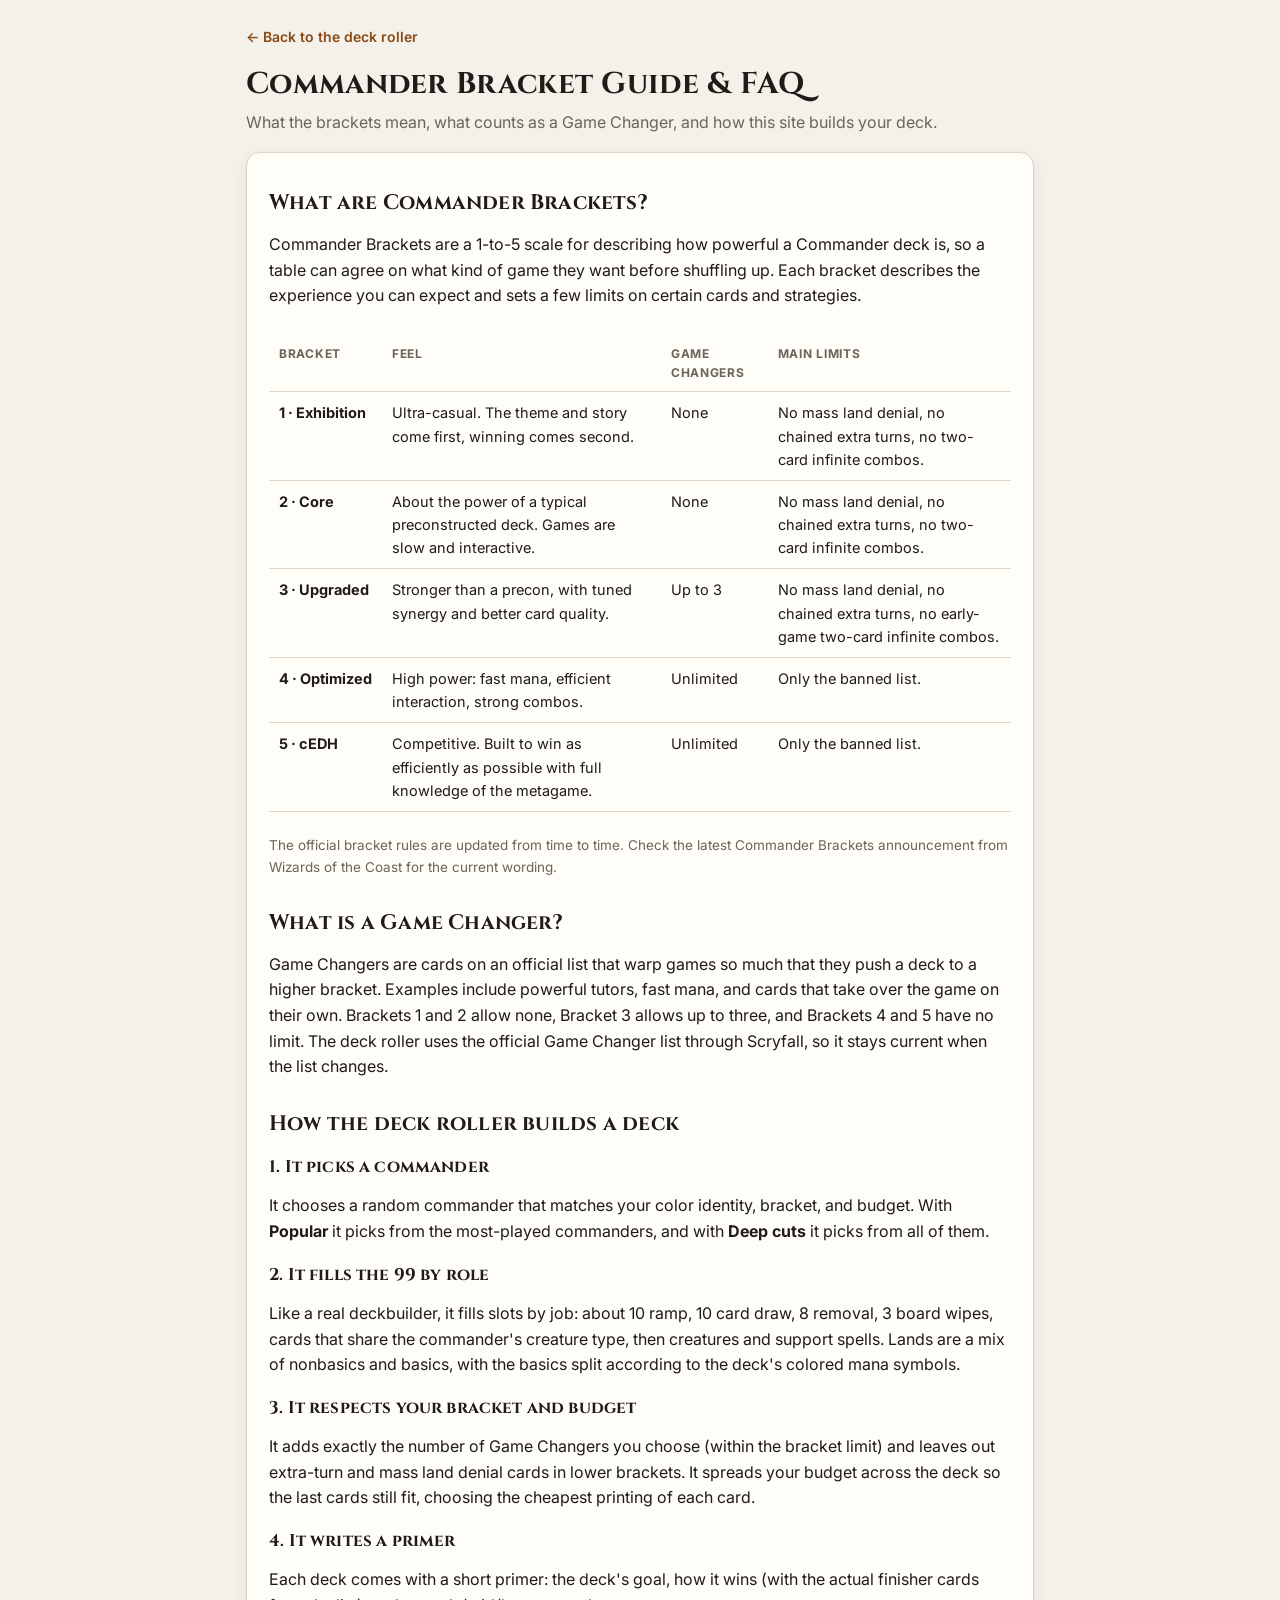
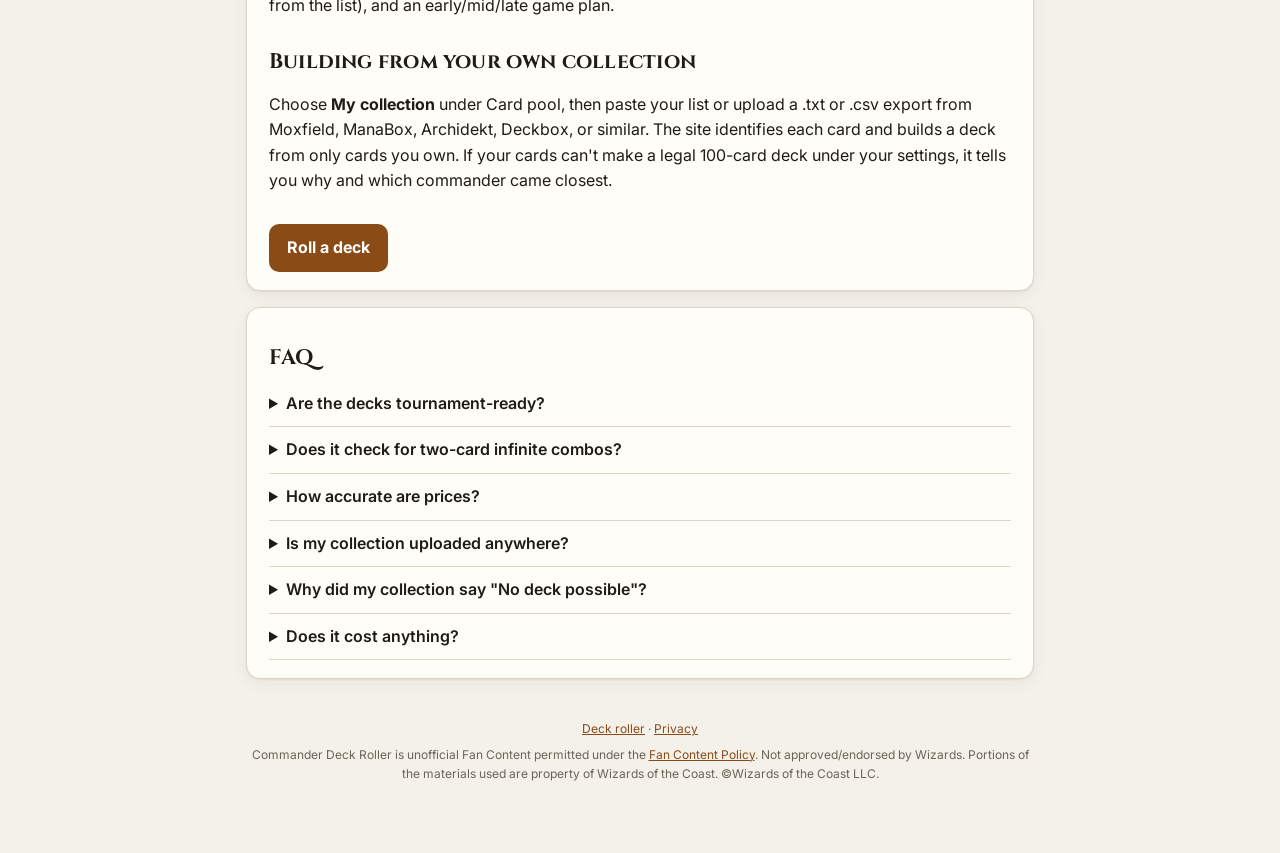
<file: guide.html>
<!doctype html>
<html lang="en">
<head>
<meta charset="utf-8">
<meta name="viewport" content="width=device-width, initial-scale=1">
<title>Commander Bracket Guide &amp; FAQ | Commander Deck Roller</title>
<meta name="description" content="A plain-English guide to the Commander Brackets (1-5), Game Changers, budget deck building, and how the Commander Deck Roller builds random EDH decks.">
<link rel="preconnect" href="https://fonts.googleapis.com">
<link href="https://fonts.googleapis.com/css2?family=Cinzel:wght@600;700&family=Inter:wght@400;500;600;700&display=swap" rel="stylesheet">
<link rel="stylesheet" href="pages.css">
</head>
<body>
<div class="wrap">
  <a class="back" href="index.html">← Back to the deck roller</a>
  <h1>Commander Bracket Guide &amp; FAQ</h1>
  <p class="lede">What the brackets mean, what counts as a Game Changer, and how this site builds your deck.</p>

  <div class="card">
    <h2>What are Commander Brackets?</h2>
    <p>Commander Brackets are a 1-to-5 scale for describing how powerful a Commander deck is, so a table can agree on what kind of game they want before shuffling up. Each bracket describes the experience you can expect and sets a few limits on certain cards and strategies.</p>
    <div class="tablewrap">
    <table>
      <thead><tr><th>Bracket</th><th>Feel</th><th>Game Changers</th><th>Main limits</th></tr></thead>
      <tbody>
        <tr><td>1 · Exhibition</td><td>Ultra-casual. The theme and story come first, winning comes second.</td><td>None</td><td>No mass land denial, no chained extra turns, no two-card infinite combos.</td></tr>
        <tr><td>2 · Core</td><td>About the power of a typical preconstructed deck. Games are slow and interactive.</td><td>None</td><td>No mass land denial, no chained extra turns, no two-card infinite combos.</td></tr>
        <tr><td>3 · Upgraded</td><td>Stronger than a precon, with tuned synergy and better card quality.</td><td>Up to 3</td><td>No mass land denial, no chained extra turns, no early-game two-card infinite combos.</td></tr>
        <tr><td>4 · Optimized</td><td>High power: fast mana, efficient interaction, strong combos.</td><td>Unlimited</td><td>Only the banned list.</td></tr>
        <tr><td>5 · cEDH</td><td>Competitive. Built to win as efficiently as possible with full knowledge of the metagame.</td><td>Unlimited</td><td>Only the banned list.</td></tr>
      </tbody>
    </table>
    </div>
    <p style="font-size:13.5px;color:var(--muted)">The official bracket rules are updated from time to time. Check the latest Commander Brackets announcement from Wizards of the Coast for the current wording.</p>

    <h2>What is a Game Changer?</h2>
    <p>Game Changers are cards on an official list that warp games so much that they push a deck to a higher bracket. Examples include powerful tutors, fast mana, and cards that take over the game on their own. Brackets 1 and 2 allow none, Bracket 3 allows up to three, and Brackets 4 and 5 have no limit. The deck roller uses the official Game Changer list through Scryfall, so it stays current when the list changes.</p>

    <h2>How the deck roller builds a deck</h2>
    <h3>1. It picks a commander</h3>
    <p>It chooses a random commander that matches your color identity, bracket, and budget. With <b>Popular</b> it picks from the most-played commanders, and with <b>Deep cuts</b> it picks from all of them.</p>
    <h3>2. It fills the 99 by role</h3>
    <p>Like a real deckbuilder, it fills slots by job: about 10 ramp, 10 card draw, 8 removal, 3 board wipes, cards that share the commander's creature type, then creatures and support spells. Lands are a mix of nonbasics and basics, with the basics split according to the deck's colored mana symbols.</p>
    <h3>3. It respects your bracket and budget</h3>
    <p>It adds exactly the number of Game Changers you choose (within the bracket limit) and leaves out extra-turn and mass land denial cards in lower brackets. It spreads your budget across the deck so the last cards still fit, choosing the cheapest printing of each card.</p>
    <h3>4. It writes a primer</h3>
    <p>Each deck comes with a short primer: the deck's goal, how it wins (with the actual finisher cards from the list), and an early/mid/late game plan.</p>

    <h2>Building from your own collection</h2>
    <p>Choose <b>My collection</b> under Card pool, then paste your list or upload a .txt or .csv export from Moxfield, ManaBox, Archidekt, Deckbox, or similar. The site identifies each card and builds a deck from only cards you own. If your cards can't make a legal 100-card deck under your settings, it tells you why and which commander came closest.</p>
    <a class="cta" href="index.html">Roll a deck</a>
  </div>

  <div class="card">
    <h2>FAQ</h2>
    <details><summary>Are the decks tournament-ready?</summary>
      <p>No. They're a random, playable starting point that follows deckbuilding fundamentals. Treat them as a fun challenge or a base to tune. Bracket 5 decks especially will need hand-tuning to be truly competitive.</p></details>
    <details><summary>Does it check for two-card infinite combos?</summary>
      <p>Not yet. There's no reliable public data source for every combo, so if you're playing Bracket 1–3, take a quick look before sitting down.</p></details>
    <details><summary>How accurate are prices?</summary>
      <p>Prices come from Scryfall, which uses TCGplayer market prices and updates them daily. They're estimates; actual store prices vary.</p></details>
    <details><summary>Is my collection uploaded anywhere?</summary>
      <p>Your list stays in your browser. Only the card names are sent to Scryfall so it can identify them. See the <a href="privacy.html">privacy policy</a>.</p></details>
    <details><summary>Why did my collection say "No deck possible"?</summary>
      <p>A deck needs a commander plus about 60 spells in that commander's colors (with the default 36 lands). The message names the closest commander and how many cards you're missing. Try loosening your colors, raising the bracket, lowering the land count, or checking "I have basic lands."</p></details>
    <details><summary>Does it cost anything?</summary>
      <p>No. The site is free and supported by ads and affiliate links.</p></details>
  </div>

  <footer>
    <p><a href="index.html">Deck roller</a> · <a href="privacy.html">Privacy</a></p>
    <p>Commander Deck Roller is unofficial Fan Content permitted under the <a href="https://company.wizards.com/en/legal/fancontentpolicy" target="_blank" rel="noopener">Fan Content Policy</a>. Not approved/endorsed by Wizards. Portions of the materials used are property of Wizards of the Coast. ©Wizards of the Coast LLC.</p>
  </footer>
</div>
</body>
</html>
</file>
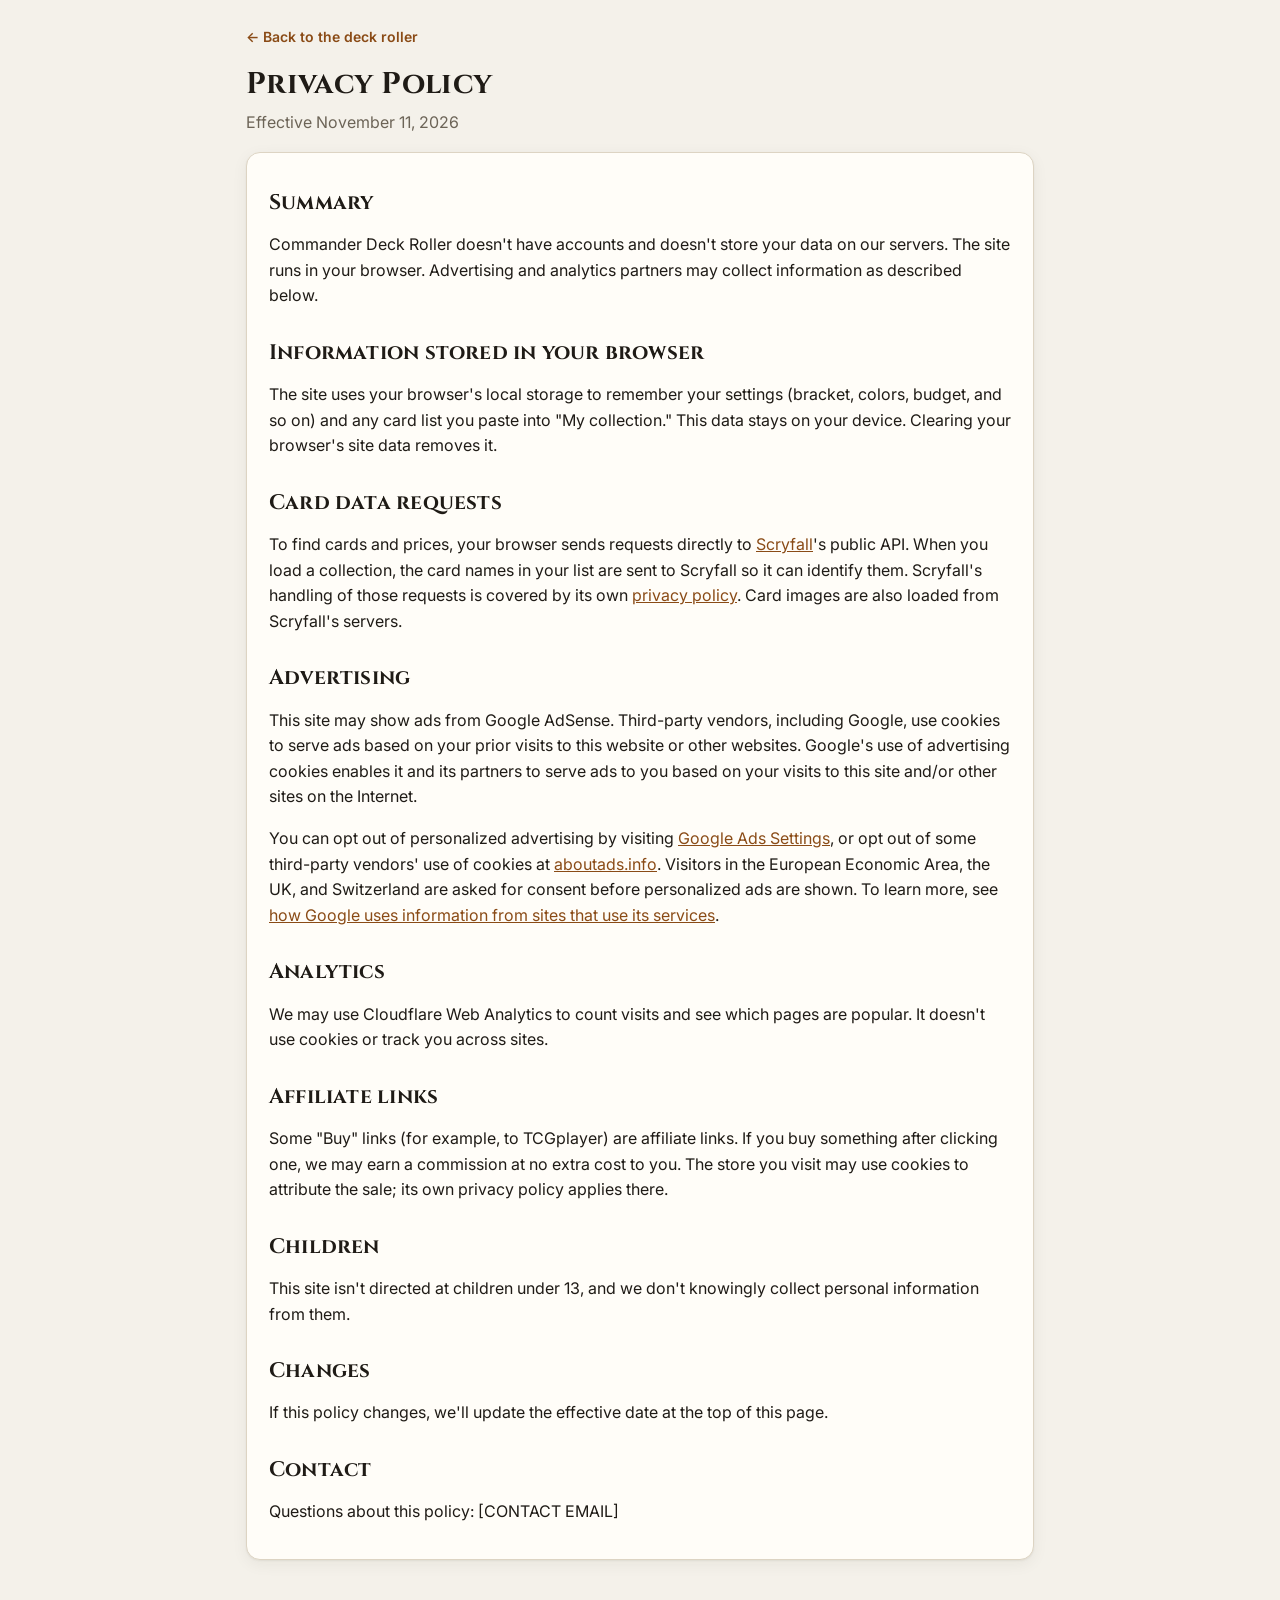
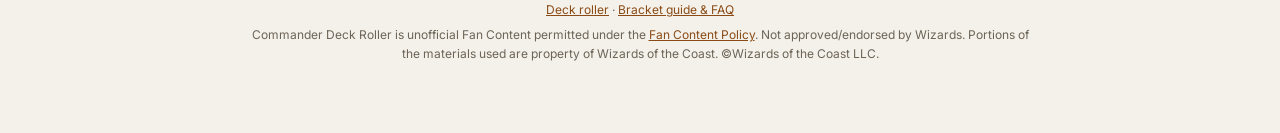
<file: privacy.html>
<!doctype html>
<html lang="en">
<head>
<meta charset="utf-8">
<meta name="viewport" content="width=device-width, initial-scale=1">
<title>Privacy Policy | Commander Deck Roller</title>
<meta name="description" content="How Commander Deck Roller handles your data, cookies, advertising, and affiliate links.">
<link rel="preconnect" href="https://fonts.googleapis.com">
<link href="https://fonts.googleapis.com/css2?family=Cinzel:wght@600;700&family=Inter:wght@400;500;600;700&display=swap" rel="stylesheet">
<link rel="stylesheet" href="pages.css">
</head>
<body>
<div class="wrap">
  <a class="back" href="index.html">← Back to the deck roller</a>
  <h1>Privacy Policy</h1>
  <p class="lede">Effective November 11, 2026</p>

  <div class="card">
    <!-- TODO before launch: replace [CONTACT EMAIL] below with an address you use for this site. -->
    <h2>Summary</h2>
    <p>Commander Deck Roller doesn't have accounts and doesn't store your data on our servers. The site runs in your browser. Advertising and analytics partners may collect information as described below.</p>

    <h2>Information stored in your browser</h2>
    <p>The site uses your browser's local storage to remember your settings (bracket, colors, budget, and so on) and any card list you paste into "My collection." This data stays on your device. Clearing your browser's site data removes it.</p>

    <h2>Card data requests</h2>
    <p>To find cards and prices, your browser sends requests directly to <a href="https://scryfall.com" target="_blank" rel="noopener">Scryfall</a>'s public API. When you load a collection, the card names in your list are sent to Scryfall so it can identify them. Scryfall's handling of those requests is covered by its own <a href="https://scryfall.com/docs/privacy" target="_blank" rel="noopener">privacy policy</a>. Card images are also loaded from Scryfall's servers.</p>

    <h2>Advertising</h2>
    <p>This site may show ads from Google AdSense. Third-party vendors, including Google, use cookies to serve ads based on your prior visits to this website or other websites. Google's use of advertising cookies enables it and its partners to serve ads to you based on your visits to this site and/or other sites on the Internet.</p>
    <p>You can opt out of personalized advertising by visiting <a href="https://adssettings.google.com" target="_blank" rel="noopener">Google Ads Settings</a>, or opt out of some third-party vendors' use of cookies at <a href="https://www.aboutads.info/choices/" target="_blank" rel="noopener">aboutads.info</a>. Visitors in the European Economic Area, the UK, and Switzerland are asked for consent before personalized ads are shown. To learn more, see <a href="https://policies.google.com/technologies/partner-sites" target="_blank" rel="noopener">how Google uses information from sites that use its services</a>.</p>

    <h2>Analytics</h2>
    <p>We may use Cloudflare Web Analytics to count visits and see which pages are popular. It doesn't use cookies or track you across sites.</p>

    <h2>Affiliate links</h2>
    <p>Some "Buy" links (for example, to TCGplayer) are affiliate links. If you buy something after clicking one, we may earn a commission at no extra cost to you. The store you visit may use cookies to attribute the sale; its own privacy policy applies there.</p>

    <h2>Children</h2>
    <p>This site isn't directed at children under 13, and we don't knowingly collect personal information from them.</p>

    <h2>Changes</h2>
    <p>If this policy changes, we'll update the effective date at the top of this page.</p>

    <h2>Contact</h2>
    <p>Questions about this policy: [CONTACT EMAIL]</p>
  </div>

  <footer>
    <p><a href="index.html">Deck roller</a> · <a href="guide.html">Bracket guide &amp; FAQ</a></p>
    <p>Commander Deck Roller is unofficial Fan Content permitted under the <a href="https://company.wizards.com/en/legal/fancontentpolicy" target="_blank" rel="noopener">Fan Content Policy</a>. Not approved/endorsed by Wizards. Portions of the materials used are property of Wizards of the Coast. ©Wizards of the Coast LLC.</p>
  </footer>
</div>
</body>
</html>
</file>
<file: pages.css>
/* Shared styles for the guide and privacy pages */
:root{
  --bg:#f4f1ea; --panel:#fffdf8; --panel-2:#f0ebe0; --ink:#1f1b16; --muted:#6c6457; --line:#ddd4c3; --accent:#8a4b16;
  --shadow:0 1px 2px rgba(40,30,10,.06),0 4px 16px rgba(40,30,10,.06);
}
@media (prefers-color-scheme: dark){
  :root:not([data-theme="light"]){
    --bg:#15130f; --panel:#1e1b16; --panel-2:#26221b; --ink:#efe8dc; --muted:#a59b8a; --line:#3a342a; --accent:#e09a4f;
    --shadow:0 1px 2px rgba(0,0,0,.3),0 6px 20px rgba(0,0,0,.25);
  }
}
:root[data-theme="dark"]{
  --bg:#15130f; --panel:#1e1b16; --panel-2:#26221b; --ink:#efe8dc; --muted:#a59b8a; --line:#3a342a; --accent:#e09a4f;
}
*{box-sizing:border-box}
html,body{margin:0}
body{background:var(--bg);color:var(--ink);font:16px/1.6 Inter,system-ui,sans-serif;-webkit-font-smoothing:antialiased}
.wrap{max-width:820px;margin:0 auto;padding:24px 16px 64px}
.back{display:inline-block;margin-bottom:18px;color:var(--accent);text-decoration:none;font-weight:600;font-size:14px}
.back:hover{text-decoration:underline}
h1,h2,h3{font-family:Cinzel,Georgia,serif;line-height:1.2;letter-spacing:.01em}
h1{font-size:30px;margin:0 0 8px}
h2{font-size:21px;margin:32px 0 10px}
h3{font-size:17px;margin:20px 0 6px}
.lede{color:var(--muted);margin-top:0}
a{color:var(--accent)}
.card{background:var(--panel);border:1px solid var(--line);border-radius:14px;box-shadow:var(--shadow);padding:6px 22px 18px;margin-top:16px}
table{width:100%;border-collapse:collapse;font-size:14.5px;margin:10px 0}
th,td{text-align:left;padding:9px 10px;border-bottom:1px solid var(--line);vertical-align:top}
th{font-size:12px;text-transform:uppercase;letter-spacing:.06em;color:var(--muted)}
td:first-child{font-weight:700;white-space:nowrap}
.tablewrap{overflow-x:auto}
details{border-bottom:1px solid var(--line);padding:10px 0}
summary{cursor:pointer;font-weight:600}
details p{margin:8px 0 2px;color:var(--ink)}
.cta{display:inline-block;margin-top:14px;background:var(--accent);color:#fff;text-decoration:none;font-weight:700;padding:11px 18px;border-radius:10px}
@media (prefers-color-scheme: dark){ :root:not([data-theme="light"]) .cta{color:#1a1209} }
footer{margin-top:40px;font-size:12px;color:var(--muted);text-align:center}
footer p{margin:6px 0}
</file>
